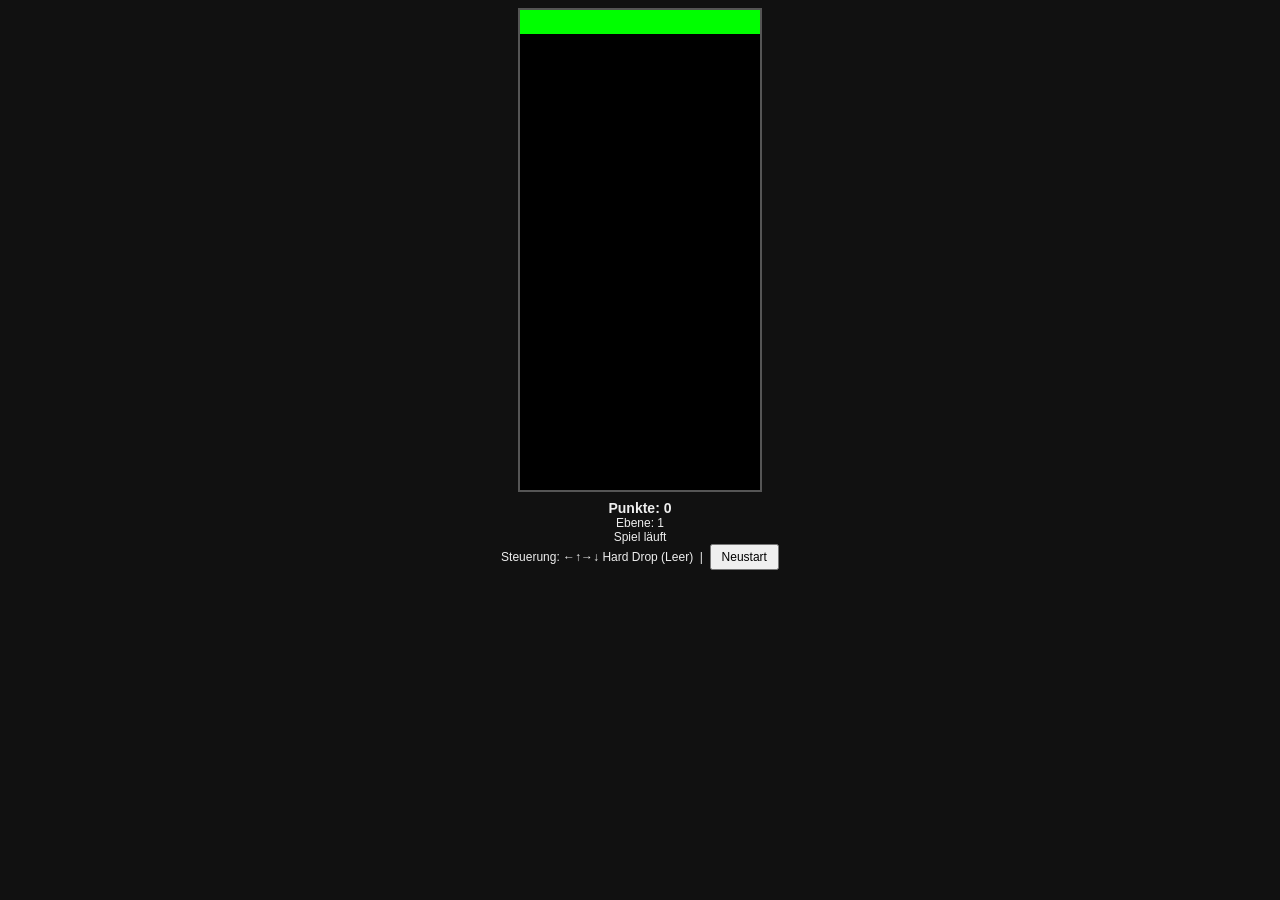
<file: examples/tetris_html/tetris.html>
<!DOCTYPE html>
<html lang="de">
<head>
<meta charset="utf-8">
<title>Tetris</title>
<style>
  body { font-family: Arial, sans-serif; background: #111; color: #eee; text-align: center; }
  canvas { background: #000; display: block; margin: 0 auto; border: 2px solid #555; }
  #info { font-size: 12px; margin-top: 8px; }
  #score { font-weight: bold; font-size: 14px; }
  button { font-size: 12px; padding: 4px 10px; }
</style>
</head>
<body>
<canvas id="board" width="240" height="480"></canvas>
<div id="info">
  <div id="score">Punkte: 0</div>
  <div id="level">Ebene: 1</div>
  <div id="status">Spiel läuft</div>
  <div id="instructions">Steuerung: ←↑→↓ Hard Drop (Leer) &nbsp;|&nbsp; <button id="restart">Neustart</button></div>
</div>
<script>
const TETROMINOES = {
  I: [[[[0,0],[0,1],[0,2],[0,3]],[[0,0],[1,0],[2,0],[3,0]]]],
  O: [[[[0,0],[0,1],[1,0],[1,1]]]],
  T: [[[[0,0],[1,0],[2,0],[1,1]],[[0,0],[0,1],[1,0],[1,1]]]],
  S: [[[[0,1],[1,0],[1,1],[2,0]],[[0,0],[1,0],[1,1],[2,1]]]],
  Z: [[[[0,0],[1,0],[1,1],[2,1]],[[0,1],[1,0],[2,0],[2,1]]]],
  J: [[[[0,0],[0,1],[1,0],[2,0]],[[0,0],[0,1],[1,0],[2,0]]]],
  L: [[[[0,1],[1,0],[2,0],[2,1]],[[0,0],[1,0],[1,1],[2,0]]]]
};
const COLOURS = { I:'#00f0f0', O:'#fff', T:'#f0f', S:'#f0f0', Z:'#f0f0', J:'#f0f0', L:'#f0f0' };
let board = [], piece = null, pieceX = 0, pieceY = 0, pieceType = null, pieceRot = 0, score = 0, level = 1, status = 'laufen', lastTime = 0, dt = 0, dropTimer = 0, locked = false;
const canvas = document.getElementById('board');
const ctx = canvas.getContext('2d');
const scoreEl = document.getElementById('score');
const levelEl = document.getElementById('level');
const statusEl = document.getElementById('status');
const restartBtn = document.getElementById('restart');

function createBoard() { board = Array.from({length: 20}, () => Array(10).fill(0)); }
function createPiece() {
  const types = Object.keys(TETROMINOES);
  pieceType = types[Math.floor(Math.random() * types.length)];
  pieceRot = 0;
  piece = TETROMINOES[pieceType][0];
  pieceX = 5; pieceY = 0;
}
function cells() { return piece.map(c => [pieceX + c[0], pieceY + c[1]]); }
function rotate() {
  piece = TETROMINOES[pieceType][(pieceRot + 1) % TETROMINOES[pieceType].length];
  pieceRot = (pieceRot + 1) % TETROMINOES[pieceType].length;
}
function collide() { return cells().some(c => c[1] < 0 || c[1] >= 20 || c[0] < 0 || c[0] >= 10 || (board[c[1]] && board[c[1]][c[0]] !== 0)); }
function move(dx, dy) { pieceX += dx; pieceY += dy; if (collide()) { pieceX -= dx; pieceY -= dy; return false; } return true; }
function hardDrop() { while (move(0, 1)) { } pieceY += 1; if (!collide()) { pieceY -= 1; } lockPiece(); }
function lockPiece() {
  cells().forEach(c => { if (c[1] >= 0 && c[1] < 20) board[c[1]][c[0]] = pieceType; });
  const lines = [];
  for (let y = 0; y < 20; y++) { const row = board[y].filter(v => v !== 0); if (row.length === 10) { lines.push(y); for (let x = 0; x < 10; x++) board[y][x] = 0; } }
  lines.forEach(y => { const above = y === 0 ? 0 : board[y - 1].filter(v => v !== 0).length; score += 100 * above + 300; level = Math.min(20, level + 1); });
  scoreEl.textContent = 'Punkte: ' + score;
  levelEl.textContent = 'Ebene: ' + level;
  statusEl.textContent = 'Spiel läuft';
  if (lines.length) { setTimeout(spawn, 800); return; }
  createPiece();
}
function spawn() {
  if (pieceY === 0 && collide()) { statusEl.textContent = 'Spiel vorbei'; status = 'over'; return; }
  createPiece();
}
function draw() {
  ctx.clearRect(0, 0, canvas.width, canvas.height);
  for (let y = 0; y < 20; y++) {
    for (let x = 0; x < 10; x++) {
      if (board[y][x]) ctx.fillStyle = COLOURS[board[y][x]];
      else ctx.fillStyle = '#000';
      ctx.fillRect(x * 24, y * 24, 24, 24);
    }
  }
  if (piece) {
    ctx.fillStyle = '#fff';
    cells().forEach(c => ctx.fillRect((pieceX + c[0]) * 24, (pieceY + c[1]) * 24, 24, 24));
    ctx.fillStyle = '#0f0';
    ctx.fillRect(0, 0, 240, 24);
  }
}
function step(timestamp) {
  const now = timestamp || performance.now();
  dt = now - lastTime;
  lastTime = now;
  if (dt > 1000) { dropTimer = 0; }
  if (dt > 1000 / (level * 0.9)) { pieceY += 1; if (collide()) { pieceY -= 1; lockPiece(); } }
  draw();
  if (status === 'laufen') requestAnimationFrame(step);
}
function onKey(e) {
  if (status !== 'laufen') return;
  if (e.key === 'ArrowLeft') move(-1, 0);
  else if (e.key === 'ArrowRight') move(1, 0);
  else if (e.key === 'ArrowDown') move(0, 1);
  else if (e.key === 'ArrowUp') { rotate(); if (collide()) { rotate(); } else if (!move(0, 0)) { pieceX += 1; move(0, 0); } }
  else if (e.key === ' ') { hardDrop(); }
}
restartBtn.addEventListener('click', () => { createBoard(); createPiece(); score = 0; level = 1; status = 'laufen'; scoreEl.textContent = 'Punkte: 0'; levelEl.textContent = 'Ebene: 1'; statusEl.textContent = 'Spiel läuft'; draw(); });
document.addEventListener('keydown', onKey);
createBoard(); createPiece(); draw(); requestAnimationFrame(step);
</script>
</body>
</html>
</file>
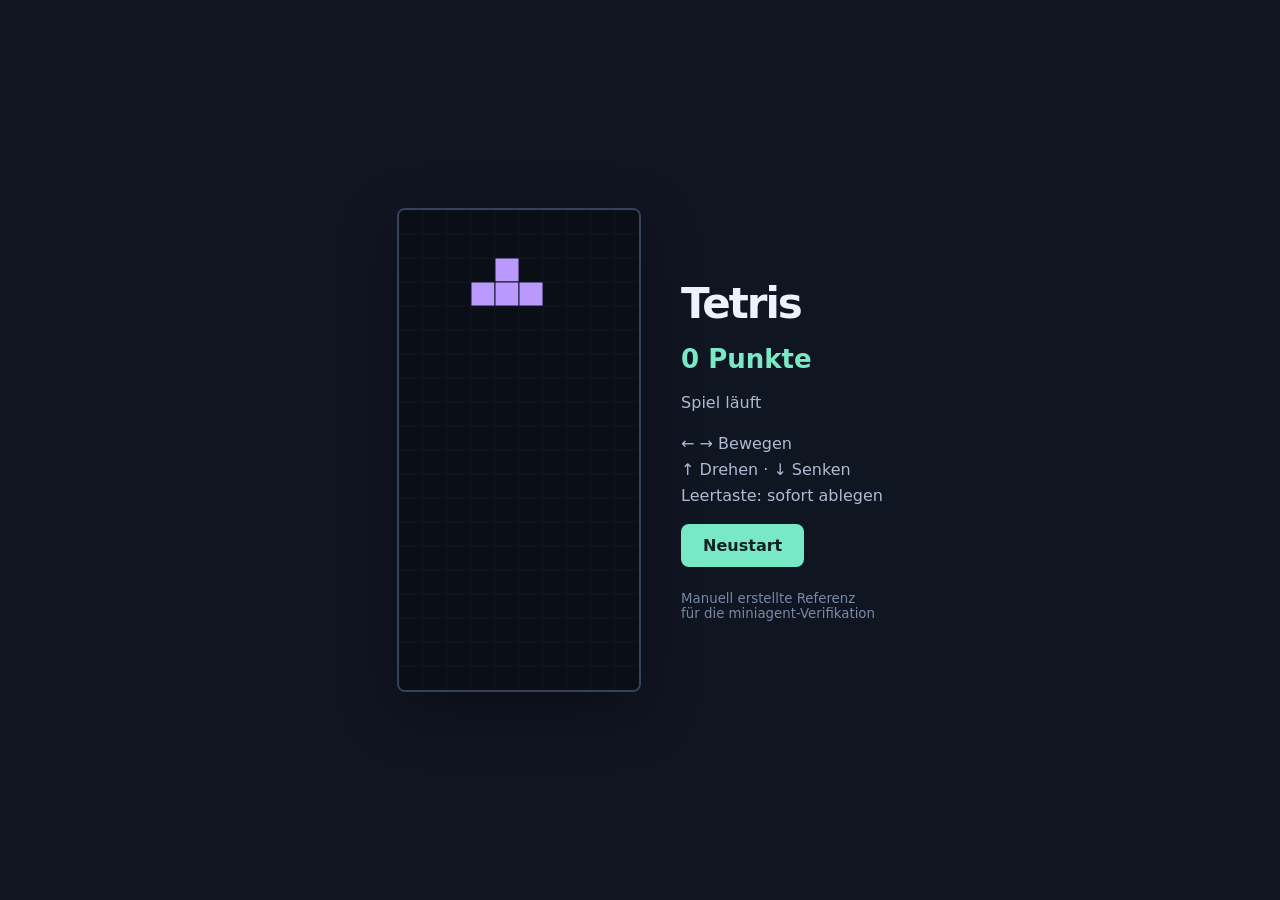
<file: examples/tetris_html/reference/tetris.html>
<!doctype html>
<html lang="de">
<meta charset="utf-8">
<meta name="viewport" content="width=device-width,initial-scale=1">
<title>Tetris · miniagent Referenz</title>
<style>
  * { box-sizing: border-box; }
  body { margin:0; min-height:100vh; display:grid; place-items:center; background:#101522; color:#edf2ff; font:16px system-ui,sans-serif; }
  main { display:flex; align-items:center; gap:40px; padding:24px; }
  canvas { border:2px solid #34425c; border-radius:8px; background:#0a0e17; box-shadow:0 18px 60px #0005; }
  aside { max-width:250px; }
  h1 { font-size:42px; margin:0 0 16px; letter-spacing:-2px; }
  #score { color:#79e8c5; font-size:26px; font-weight:700; }
  #status { min-height:24px; }
  p { line-height:1.6; color:#aebbd2; }
  button { border:0; border-radius:8px; padding:12px 22px; background:#79e8c5; color:#10231e; font:600 16px system-ui; cursor:pointer; }
  small { display:block; margin-top:24px; color:#7889a6; }
  @media(max-width:600px) { main { flex-direction:column; gap:20px; } aside { text-align:center; } h1 { font-size:28px; } }
</style>
<main>
  <canvas id="board" width="240" height="480" aria-label="Tetris-Spielfeld"></canvas>
  <aside>
    <h1>Tetris</h1>
    <div id="score">0 Punkte</div>
    <p id="status" aria-live="polite">Spiel läuft</p>
    <p>← → Bewegen<br>↑ Drehen · ↓ Senken<br>Leertaste: sofort ablegen</p>
    <button id="restart">Neustart</button>
    <small>Manuell erstellte Referenz<br>für die miniagent-Verifikation</small>
  </aside>
</main>
<script src="engine.js"></script>
<script>
  window.game = new Tetris();
  const board = document.getElementById('board');
  const ctx = board.getContext('2d');
  const score = document.getElementById('score');
  const status = document.getElementById('status');
  const colors = ['#0a0e17','#66d9ef','#ffe080','#bb9aff','#79e8c5','#ff829b','#7caaff','#ffb46c'];
  let last = null, elapsed = 0;
  function cell(x,y,value) {
    ctx.fillStyle = colors[value] || colors[1];
    ctx.fillRect(x*24,y*24,24,24);
    ctx.strokeStyle = '#101522';
    ctx.strokeRect(x*24,y*24,24,24);
  }
  function draw() {
    game.board.forEach((row,y) => row.forEach((value,x) => cell(x,y,value)));
    if (!game.gameOver) game.piece.forEach((row,y) => row.forEach((value,x) => {
      if(value) cell(game.x+x,game.y+y,value);
    }));
    score.textContent = game.score + ' Punkte';
    status.textContent = game.gameOver ? 'Game Over – noch eine Runde?' : 'Spiel läuft';
  }
  function frame(now) {
    if(last !== null && !game.gameOver) elapsed += Math.min(1000,now-last);
    last = now;
    while(elapsed >= 500 && !game.gameOver) { game.tick(); elapsed -= 500; }
    draw();
    requestAnimationFrame(frame);
  }
  document.addEventListener('keydown', e => {
    const actions = {ArrowLeft:()=>game.move(-1),ArrowRight:()=>game.move(1),
      ArrowUp:()=>game.rotate(),ArrowDown:()=>game.tick(),' ':()=>{game.hardDrop();elapsed=0;}};
    if(actions[e.key]) { e.preventDefault(); actions[e.key](); draw(); }
  });
  document.getElementById('restart').addEventListener('click', () => {
    game.reset();elapsed=0;last=null;draw();
  });
  draw();requestAnimationFrame(frame);
</script>
</html>
</file>
